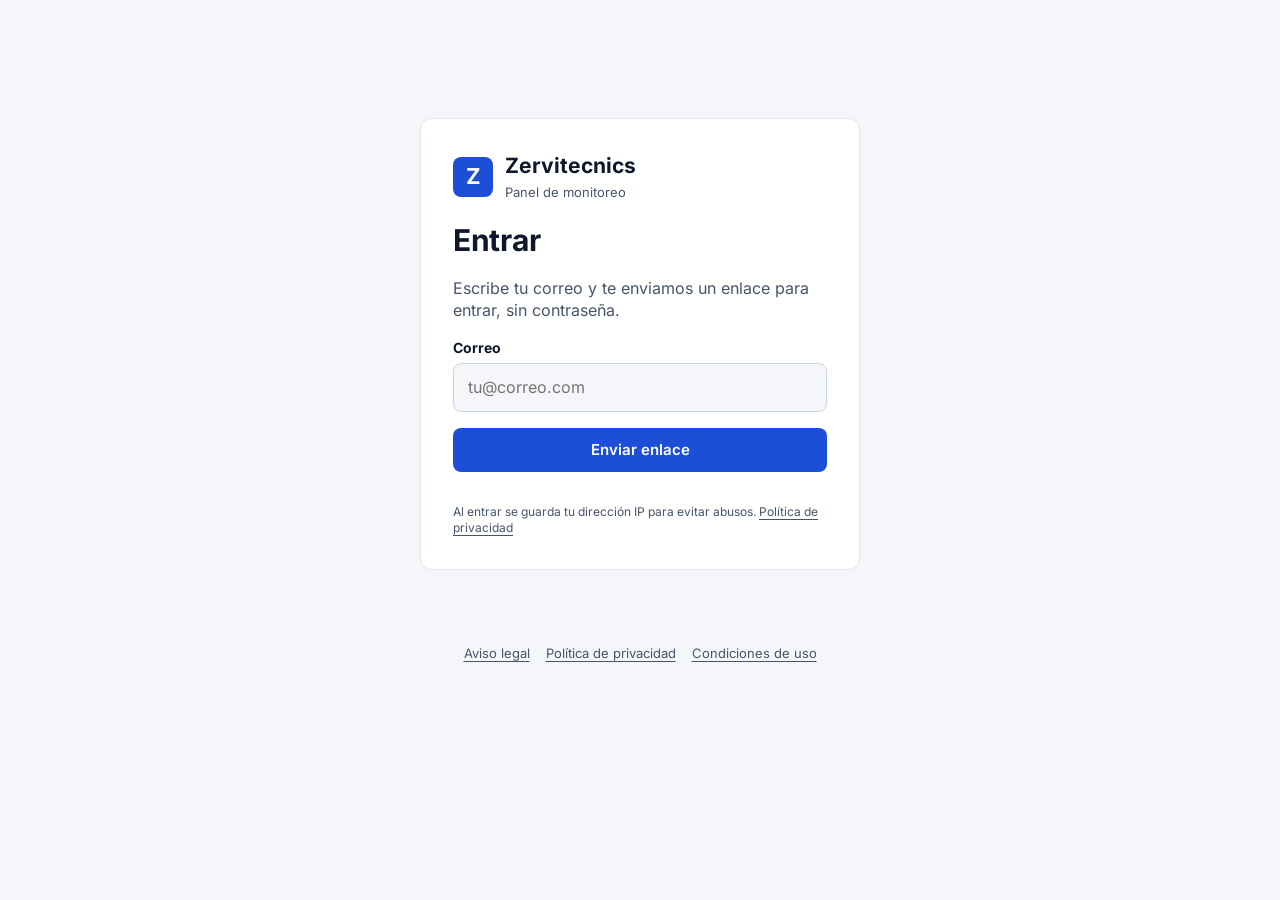
<file: index.html>
<!doctype html>
<html lang="es">
<head>
<meta charset="utf-8">
<meta name="viewport" content="width=device-width, initial-scale=1">
<meta http-equiv="Content-Security-Policy" content="default-src 'self'; script-src 'self'; style-src 'self'; font-src 'self'; connect-src https://eyqyerspaqubfsckugyi.supabase.co; img-src 'self' data:; base-uri 'none'; form-action 'none'">
<meta name="referrer" content="no-referrer">
<meta name="robots" content="noindex">
<meta name="color-scheme" content="light dark">
<title>Panel de monitoreo · Zervitecnics</title>
<link rel="stylesheet" href="styles.css?v=202611142100">
</head>
<body>
<div id="app" class="wrap" aria-live="polite"></div>
<footer class="pie"><a href="legal.html#aviso">Aviso legal</a><a href="legal.html#privacidad">Política de privacidad</a><a href="legal.html#condiciones">Condiciones de uso</a></footer>
<script src="vendor/supabase-2.45.4.js"></script>
<script src="app.js?v=202611142100"></script>
</body>
</html>
</file>
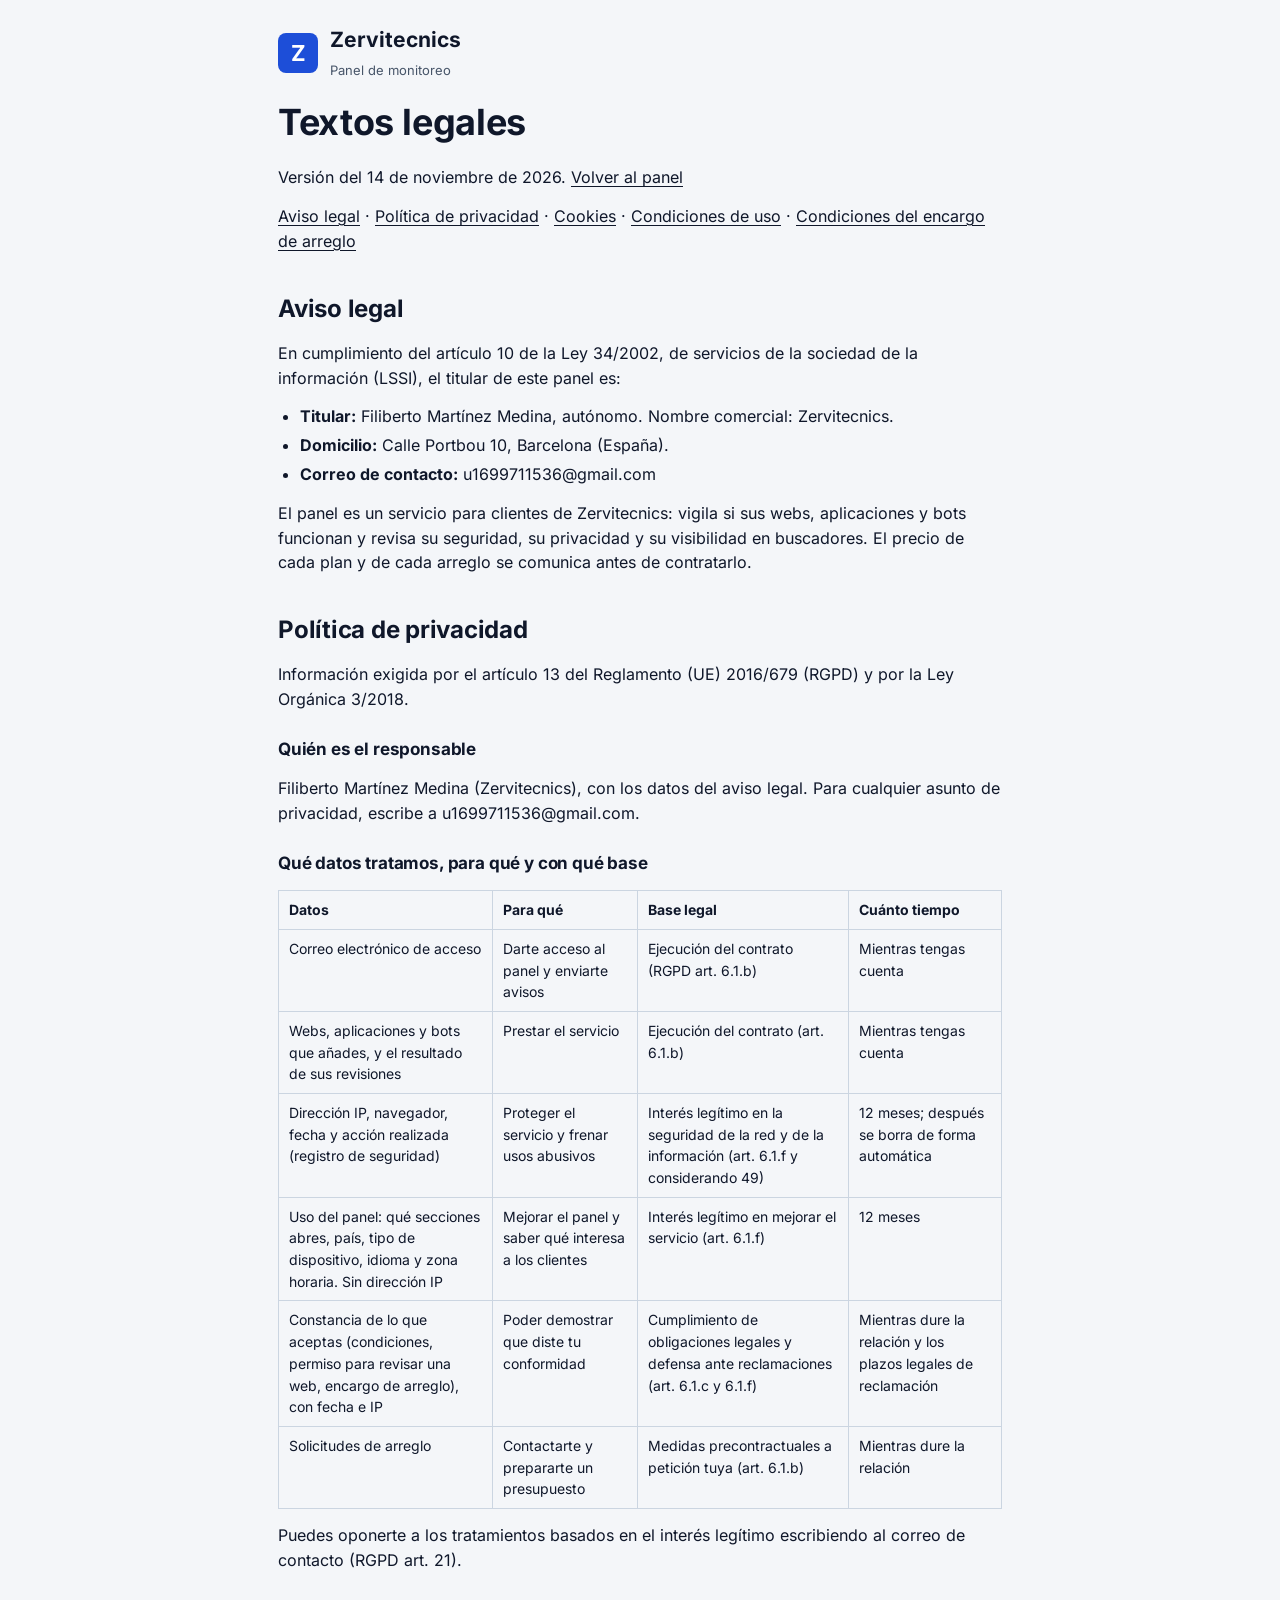
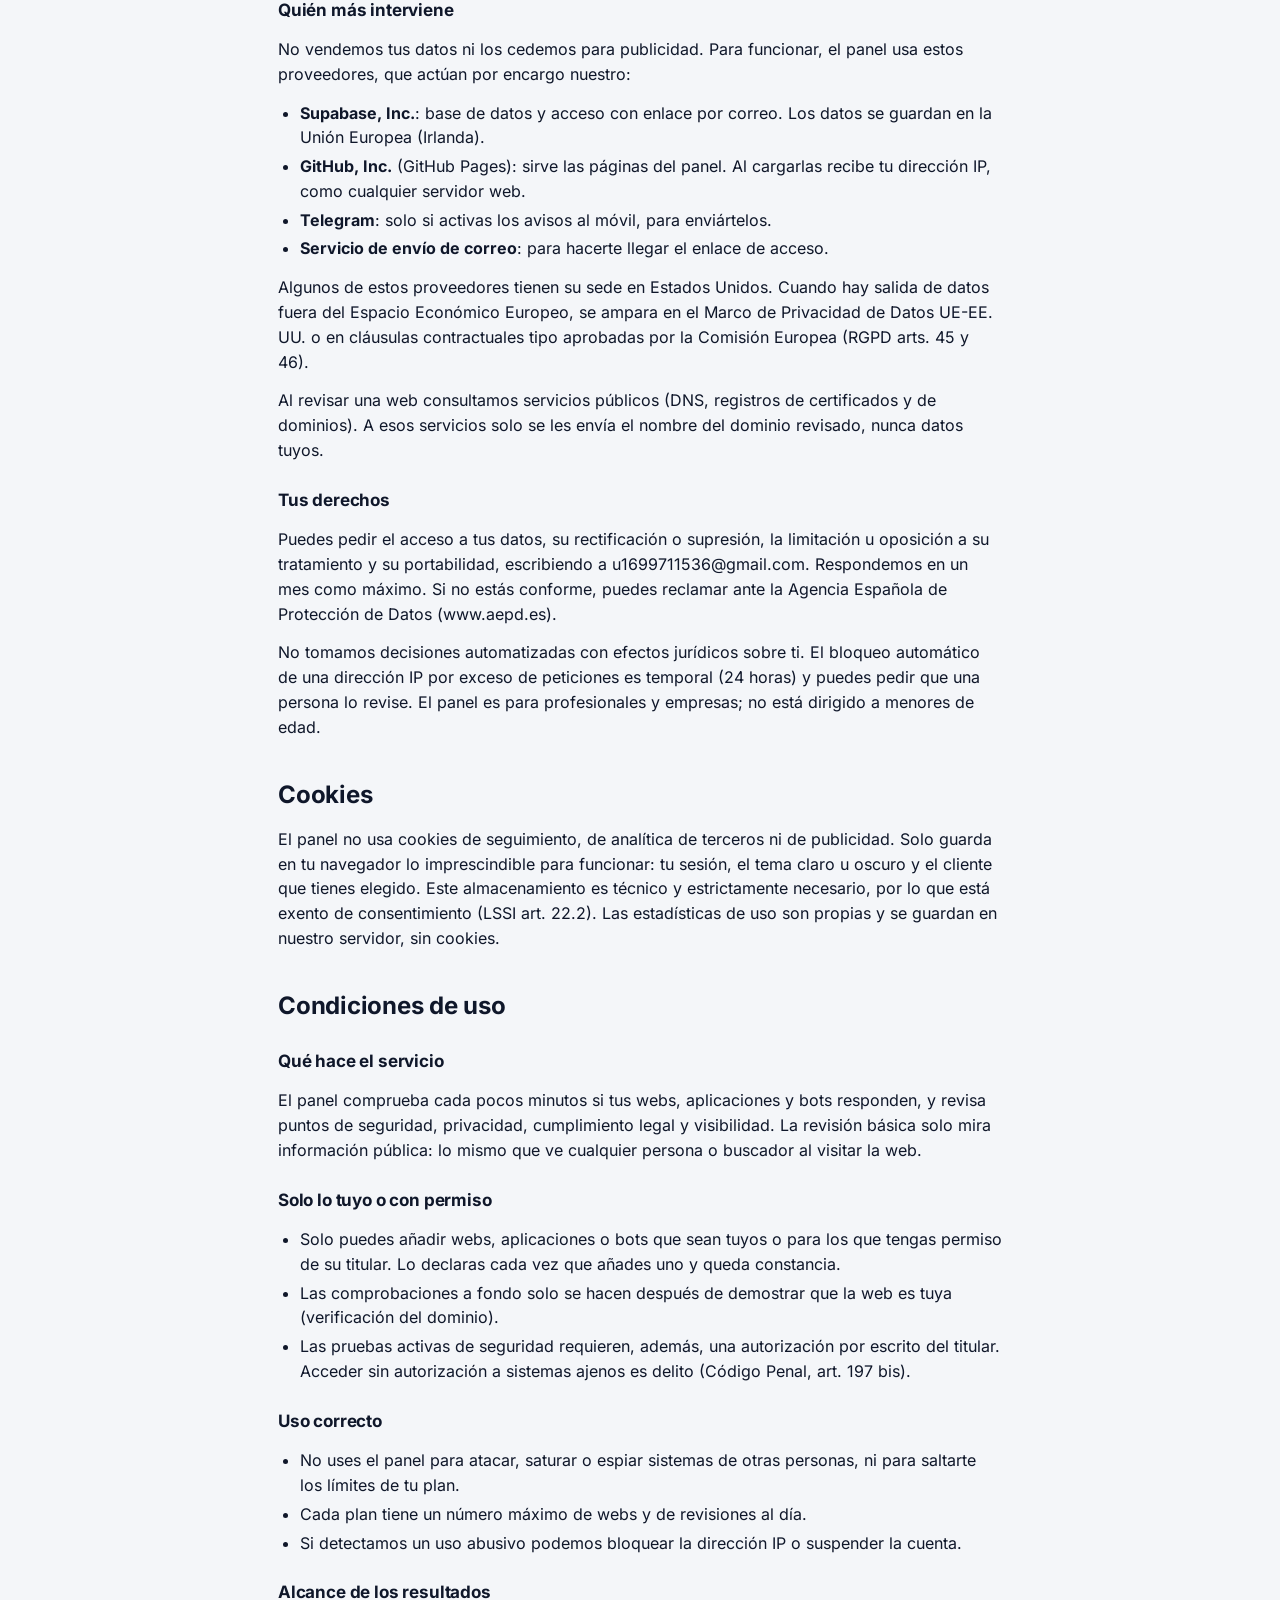
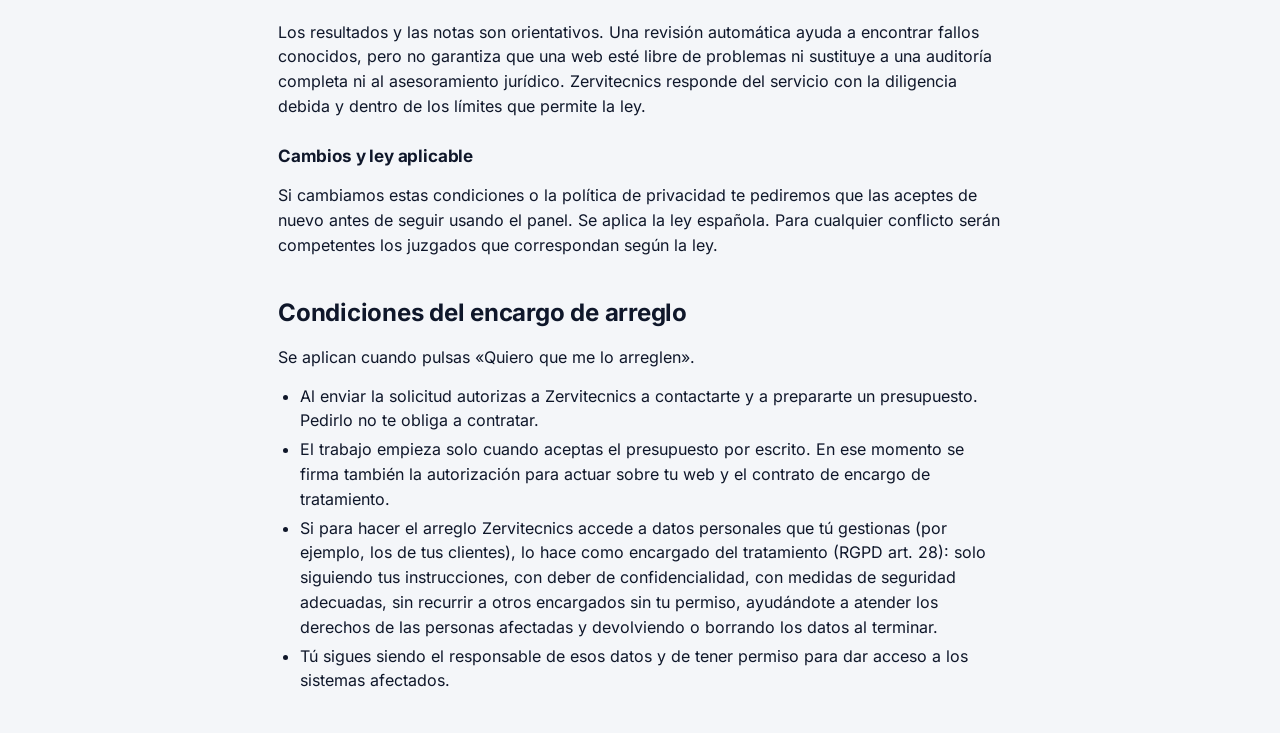
<file: legal.html>
<!doctype html>
<html lang="es">
<head>
<meta charset="utf-8">
<meta name="viewport" content="width=device-width, initial-scale=1">
<meta http-equiv="Content-Security-Policy" content="default-src 'none'; style-src 'self'; font-src 'self'; img-src 'self' data:; base-uri 'none'; form-action 'none'">
<meta name="referrer" content="no-referrer">
<meta name="robots" content="noindex">
<title>Textos legales · Panel de monitoreo · Zervitecnics</title>
<link rel="stylesheet" href="styles.css?v=202611142100">
</head>
<body>
<main class="legal">
<div class="brand"><div class="logo" aria-hidden="true">Z</div><div><b>Zervitecnics</b><span>Panel de monitoreo</span></div></div>
<h1>Textos legales</h1>
<p>Versión del 14 de noviembre de 2026. <a href="./">Volver al panel</a></p>
<p><a href="#aviso">Aviso legal</a> · <a href="#privacidad">Política de privacidad</a> · <a href="#cookies">Cookies</a> · <a href="#condiciones">Condiciones de uso</a> · <a href="#encargo">Condiciones del encargo de arreglo</a></p>

<h2 id="aviso">Aviso legal</h2>
<p>En cumplimiento del artículo 10 de la Ley 34/2002, de servicios de la sociedad de la información (LSSI), el titular de este panel es:</p>
<ul>
<li><b>Titular:</b> Filiberto Martínez Medina, autónomo. Nombre comercial: Zervitecnics.</li>
<li><b>Domicilio:</b> Calle Portbou 10, Barcelona (España).</li>
<li><b>Correo de contacto:</b> u1699711536@gmail.com</li>
</ul>
<p>El panel es un servicio para clientes de Zervitecnics: vigila si sus webs, aplicaciones y bots funcionan y revisa su seguridad, su privacidad y su visibilidad en buscadores. El precio de cada plan y de cada arreglo se comunica antes de contratarlo.</p>

<h2 id="privacidad">Política de privacidad</h2>
<p>Información exigida por el artículo 13 del Reglamento (UE) 2016/679 (RGPD) y por la Ley Orgánica 3/2018.</p>
<h3>Quién es el responsable</h3>
<p>Filiberto Martínez Medina (Zervitecnics), con los datos del aviso legal. Para cualquier asunto de privacidad, escribe a u1699711536@gmail.com.</p>
<h3>Qué datos tratamos, para qué y con qué base</h3>
<div class="tabla"><table>
<thead><tr><th>Datos</th><th>Para qué</th><th>Base legal</th><th>Cuánto tiempo</th></tr></thead>
<tbody>
<tr><td>Correo electrónico de acceso</td><td>Darte acceso al panel y enviarte avisos</td><td>Ejecución del contrato (RGPD art. 6.1.b)</td><td>Mientras tengas cuenta</td></tr>
<tr><td>Webs, aplicaciones y bots que añades, y el resultado de sus revisiones</td><td>Prestar el servicio</td><td>Ejecución del contrato (art. 6.1.b)</td><td>Mientras tengas cuenta</td></tr>
<tr><td>Dirección IP, navegador, fecha y acción realizada (registro de seguridad)</td><td>Proteger el servicio y frenar usos abusivos</td><td>Interés legítimo en la seguridad de la red y de la información (art. 6.1.f y considerando 49)</td><td>12 meses; después se borra de forma automática</td></tr>
<tr><td>Uso del panel: qué secciones abres, país, tipo de dispositivo, idioma y zona horaria. Sin dirección IP</td><td>Mejorar el panel y saber qué interesa a los clientes</td><td>Interés legítimo en mejorar el servicio (art. 6.1.f)</td><td>12 meses</td></tr>
<tr><td>Constancia de lo que aceptas (condiciones, permiso para revisar una web, encargo de arreglo), con fecha e IP</td><td>Poder demostrar que diste tu conformidad</td><td>Cumplimiento de obligaciones legales y defensa ante reclamaciones (art. 6.1.c y 6.1.f)</td><td>Mientras dure la relación y los plazos legales de reclamación</td></tr>
<tr><td>Solicitudes de arreglo</td><td>Contactarte y prepararte un presupuesto</td><td>Medidas precontractuales a petición tuya (art. 6.1.b)</td><td>Mientras dure la relación</td></tr>
</tbody></table></div>
<p>Puedes oponerte a los tratamientos basados en el interés legítimo escribiendo al correo de contacto (RGPD art. 21).</p>
<h3>Quién más interviene</h3>
<p>No vendemos tus datos ni los cedemos para publicidad. Para funcionar, el panel usa estos proveedores, que actúan por encargo nuestro:</p>
<ul>
<li><b>Supabase, Inc.</b>: base de datos y acceso con enlace por correo. Los datos se guardan en la Unión Europea (Irlanda).</li>
<li><b>GitHub, Inc.</b> (GitHub Pages): sirve las páginas del panel. Al cargarlas recibe tu dirección IP, como cualquier servidor web.</li>
<li><b>Telegram</b>: solo si activas los avisos al móvil, para enviártelos.</li>
<li><b>Servicio de envío de correo</b>: para hacerte llegar el enlace de acceso.</li>
</ul>
<p>Algunos de estos proveedores tienen su sede en Estados Unidos. Cuando hay salida de datos fuera del Espacio Económico Europeo, se ampara en el Marco de Privacidad de Datos UE-EE. UU. o en cláusulas contractuales tipo aprobadas por la Comisión Europea (RGPD arts. 45 y 46).</p>
<p>Al revisar una web consultamos servicios públicos (DNS, registros de certificados y de dominios). A esos servicios solo se les envía el nombre del dominio revisado, nunca datos tuyos.</p>
<h3>Tus derechos</h3>
<p>Puedes pedir el acceso a tus datos, su rectificación o supresión, la limitación u oposición a su tratamiento y su portabilidad, escribiendo a u1699711536@gmail.com. Respondemos en un mes como máximo. Si no estás conforme, puedes reclamar ante la Agencia Española de Protección de Datos (www.aepd.es).</p>
<p>No tomamos decisiones automatizadas con efectos jurídicos sobre ti. El bloqueo automático de una dirección IP por exceso de peticiones es temporal (24 horas) y puedes pedir que una persona lo revise. El panel es para profesionales y empresas; no está dirigido a menores de edad.</p>

<h2 id="cookies">Cookies</h2>
<p>El panel no usa cookies de seguimiento, de analítica de terceros ni de publicidad. Solo guarda en tu navegador lo imprescindible para funcionar: tu sesión, el tema claro u oscuro y el cliente que tienes elegido. Este almacenamiento es técnico y estrictamente necesario, por lo que está exento de consentimiento (LSSI art. 22.2). Las estadísticas de uso son propias y se guardan en nuestro servidor, sin cookies.</p>

<h2 id="condiciones">Condiciones de uso</h2>
<h3>Qué hace el servicio</h3>
<p>El panel comprueba cada pocos minutos si tus webs, aplicaciones y bots responden, y revisa puntos de seguridad, privacidad, cumplimiento legal y visibilidad. La revisión básica solo mira información pública: lo mismo que ve cualquier persona o buscador al visitar la web.</p>
<h3>Solo lo tuyo o con permiso</h3>
<ul>
<li>Solo puedes añadir webs, aplicaciones o bots que sean tuyos o para los que tengas permiso de su titular. Lo declaras cada vez que añades uno y queda constancia.</li>
<li>Las comprobaciones a fondo solo se hacen después de demostrar que la web es tuya (verificación del dominio).</li>
<li>Las pruebas activas de seguridad requieren, además, una autorización por escrito del titular. Acceder sin autorización a sistemas ajenos es delito (Código Penal, art. 197 bis).</li>
</ul>
<h3>Uso correcto</h3>
<ul>
<li>No uses el panel para atacar, saturar o espiar sistemas de otras personas, ni para saltarte los límites de tu plan.</li>
<li>Cada plan tiene un número máximo de webs y de revisiones al día.</li>
<li>Si detectamos un uso abusivo podemos bloquear la dirección IP o suspender la cuenta.</li>
</ul>
<h3>Alcance de los resultados</h3>
<p>Los resultados y las notas son orientativos. Una revisión automática ayuda a encontrar fallos conocidos, pero no garantiza que una web esté libre de problemas ni sustituye a una auditoría completa ni al asesoramiento jurídico. Zervitecnics responde del servicio con la diligencia debida y dentro de los límites que permite la ley.</p>
<h3>Cambios y ley aplicable</h3>
<p>Si cambiamos estas condiciones o la política de privacidad te pediremos que las aceptes de nuevo antes de seguir usando el panel. Se aplica la ley española. Para cualquier conflicto serán competentes los juzgados que correspondan según la ley.</p>

<h2 id="encargo">Condiciones del encargo de arreglo</h2>
<p>Se aplican cuando pulsas «Quiero que me lo arreglen».</p>
<ul>
<li>Al enviar la solicitud autorizas a Zervitecnics a contactarte y a prepararte un presupuesto. Pedirlo no te obliga a contratar.</li>
<li>El trabajo empieza solo cuando aceptas el presupuesto por escrito. En ese momento se firma también la autorización para actuar sobre tu web y el contrato de encargo de tratamiento.</li>
<li>Si para hacer el arreglo Zervitecnics accede a datos personales que tú gestionas (por ejemplo, los de tus clientes), lo hace como encargado del tratamiento (RGPD art. 28): solo siguiendo tus instrucciones, con deber de confidencialidad, con medidas de seguridad adecuadas, sin recurrir a otros encargados sin tu permiso, ayudándote a atender los derechos de las personas afectadas y devolviendo o borrando los datos al terminar.</li>
<li>Tú sigues siendo el responsable de esos datos y de tener permiso para dar acceso a los sistemas afectados.</li>
</ul>
</main>
</body>
</html>
</file>
<file: styles.css>
/* Fuente Inter alojada en el propio panel: no se llama a Google ni a nadie. */
@font-face { font-family: 'Inter'; font-weight: 400; font-style: normal; font-display: swap; src: url(fonts/inter-latin-400-normal.woff2) format('woff2'); }
@font-face { font-family: 'Inter'; font-weight: 500; font-style: normal; font-display: swap; src: url(fonts/inter-latin-500-normal.woff2) format('woff2'); }
@font-face { font-family: 'Inter'; font-weight: 600; font-style: normal; font-display: swap; src: url(fonts/inter-latin-600-normal.woff2) format('woff2'); }
@font-face { font-family: 'Inter'; font-weight: 700; font-style: normal; font-display: swap; src: url(fonts/inter-latin-700-normal.woff2) format('woff2'); }
:root {
  --bg: #F4F6F9; --text: #0F172A; --muted: #475569; --card: #FFFFFF; --border: #E2E8F0; --pill: #CBD5E1;
  --hero: #1E3A8A; --hero-text: #FFFFFF; --sun: 0.12;
  --alert-bg: #EFF6FF; --alert-title: #1E3A8A; --alert-text: #1E40AF;
  --ok-bg: #DCFCE7; --ok-fg: #166534; --ok-line: #16A34A;
  --slow-bg: #FEF3C7; --slow-fg: #92400E; --slow-line: #D97706;
  --down-bg: #FEE2E2; --down-fg: #991B1B; --down-line: #DC2626;
  --none-bg: #E2E8F0; --none-fg: #334155; --none-line: #94A3B8;
  --accent: #1D4ED8; --accent-text: #FFFFFF;
  --dot-down: #DC2626; --dot-slow: #D97706; --dot-ok: #16A34A; --dot-info: #2563EB;
  --menu: #0F172A; --menu-text: #E2E8F0; --menu-act: #1E293B; --menu-muted: #CBD5E1;
}
:root[data-tema="oscuro"] {
  --bg: #0B1220; --text: #F1F5F9; --muted: #CBD5E1; --card: #162033; --border: #26334A; --pill: #3B4A63;
  --hero: #1E3A8A; --hero-text: #FFFFFF; --sun: 0.12;
  --alert-bg: #172554; --alert-title: #BFDBFE; --alert-text: #DBEAFE;
  --ok-bg: #14432A; --ok-fg: #86EFAC; --ok-line: #4ADE80;
  --slow-bg: #4A3410; --slow-fg: #FCD34D; --slow-line: #FBBF24;
  --down-bg: #4C1D1D; --down-fg: #FCA5A5; --down-line: #F87171;
  --none-bg: #26334A; --none-fg: #E2E8F0; --none-line: #94A3B8;
  --accent: #3B82F6; --accent-text: #FFFFFF;
  --dot-down: #F87171; --dot-slow: #FBBF24; --dot-ok: #4ADE80; --dot-info: #60A5FA;
  --menu: #060B16; --menu-text: #E2E8F0; --menu-act: #1E293B; --menu-muted: #CBD5E1;
}
* { box-sizing: border-box; }
html { color-scheme: light; }
:root[data-tema="oscuro"] { color-scheme: dark; }
body { margin: 0; background: var(--bg); color: var(--text); font-family: 'Inter', system-ui, sans-serif; line-height: 1.4; }
button, input, select { font: inherit; color: inherit; }
button { cursor: pointer; }
:focus-visible { outline: 3px solid var(--accent); outline-offset: 2px; }
.wrap { max-width: 1200px; margin: 0 auto; padding: 28px 16px 56px; display: flex; flex-direction: column; gap: 24px; }
@media (min-width: 700px) { .wrap { padding: 28px 32px 56px; } }
h1, h2 { font-family: 'Inter', system-ui, sans-serif; margin: 0; }
h2 { font-size: 26px; }

.top { display: flex; flex-wrap: wrap; align-items: center; justify-content: space-between; gap: 16px; }
.brand { display: flex; align-items: center; gap: 12px; }
.logo { width: 46px; height: 46px; border-radius: 8px; background: var(--accent); color: var(--accent-text); display: flex; align-items: center; justify-content: center; font-family: 'Inter', system-ui, sans-serif; font-weight: 700; font-size: 26px; }
.brand b { font-family: 'Inter', system-ui, sans-serif; font-size: 21px; display: block; }
.brand span { font-size: 13px; color: var(--muted); }
.tabs { display: flex; flex-wrap: wrap; gap: 8px; }
.tab { border: 1px solid var(--pill); border-radius: 999px; padding: 8px 16px; font-size: 15px; font-weight: 500; background: var(--card); }
.tab[aria-pressed="true"] { background: var(--accent); border-color: var(--accent); color: var(--accent-text); font-weight: 700; }
.tools { display: flex; align-items: center; gap: 10px; flex-wrap: wrap; }
.seg { display: flex; border: 1px solid var(--pill); border-radius: 999px; padding: 3px; background: var(--card); }
.seg button { border: 0; background: transparent; border-radius: 999px; padding: 6px 14px; font-size: 14px; font-weight: 700; }
.seg button[aria-pressed="true"] { background: var(--text); color: var(--bg); }
.link { border: 0; background: none; color: var(--muted); font-size: 14px; text-decoration: underline; padding: 6px; }
select.org { border: 1px solid var(--pill); border-radius: 999px; padding: 6px 12px; background: var(--card); }

.hero { position: relative; overflow: hidden; background: var(--hero); color: var(--hero-text); border-radius: 12px; padding: 32px 36px; display: flex; flex-wrap: wrap; gap: 24px; align-items: center; justify-content: space-between; }
.hero svg.sol { position: absolute; right: -50px; top: -70px; opacity: var(--sun); pointer-events: none; }
.hero .txt { position: relative; flex: 1 1 340px; display: flex; flex-direction: column; gap: 10px; }
.hero .fecha { font-size: 13px; font-weight: 700; letter-spacing: .06em; text-transform: uppercase; }
.hero h1 { font-size: clamp(28px, 5vw, 42px); line-height: 1.1; }
.hero p { margin: 0; font-size: 18px; }
.stats { position: relative; display: flex; flex-wrap: wrap; gap: 12px; }
.stat { background: var(--card); color: var(--text); border-radius: 12px; padding: 16px 20px; min-width: 130px; display: flex; flex-direction: column; gap: 2px; }
.stat b { font-family: 'Inter', system-ui, sans-serif; font-size: 30px; }
.stat span { font-size: 13px; color: var(--muted); }

.cols { display: flex; flex-wrap: wrap; gap: 24px; align-items: flex-start; }
.main { flex: 999 1 640px; min-width: 0; display: flex; flex-direction: column; gap: 16px; }
.side { flex: 1 1 320px; min-width: 0; display: flex; flex-direction: column; gap: 16px; }
.head { display: flex; flex-wrap: wrap; align-items: center; justify-content: space-between; gap: 12px; }
.btn { border: 0; border-radius: 999px; padding: 10px 18px; font-size: 15px; font-weight: 700; background: var(--accent); color: var(--accent-text); }
.btn.sec { background: var(--card); color: var(--text); border: 1px solid var(--pill); }
.grid { display: grid; grid-template-columns: repeat(auto-fill, minmax(260px, 1fr)); gap: 16px; }
.card { background: var(--card); border: 1px solid var(--border); border-radius: 12px; padding: 20px; display: flex; flex-direction: column; gap: 14px; min-width: 0; }
.card .row { display: flex; align-items: flex-start; justify-content: space-between; gap: 10px; }
.card .nom { font-weight: 700; font-size: 17px; overflow-wrap: anywhere; }
.card .url { font-size: 13px; color: var(--muted); overflow-wrap: anywhere; }
.chip { flex: none; border-radius: 999px; padding: 5px 12px; font-size: 13px; font-weight: 700; }
.chip.ok { background: var(--ok-bg); color: var(--ok-fg); }
.chip.slow { background: var(--slow-bg); color: var(--slow-fg); }
.chip.down { background: var(--down-bg); color: var(--down-fg); }
.chip.none { background: var(--none-bg); color: var(--none-fg); }
.spark { width: 100%; height: 48px; }
.spark polyline { fill: none; stroke-width: 2.5; stroke-linecap: round; stroke-linejoin: round; vector-effect: non-scaling-stroke; }
.ok .spark polyline, .spark.ok polyline { stroke: var(--ok-line); }
.spark.slow polyline { stroke: var(--slow-line); }
.spark.down polyline { stroke: var(--down-line); }
.spark.none polyline { stroke: var(--none-line); }
.meta { display: flex; justify-content: space-between; gap: 8px; font-size: 14px; color: var(--muted); flex-wrap: wrap; }
.meta b { color: var(--text); }
.quitar { align-self: flex-start; font-size: 13px; }

.ev { background: var(--card); border: 1px solid var(--border); border-radius: 12px; padding: 8px 20px; }
.ev .it { display: flex; gap: 14px; padding: 16px 0; border-bottom: 1px solid var(--border); }
.ev .it:last-child { border-bottom: 0; }
.dot { flex: none; width: 14px; height: 14px; margin-top: 4px; border-radius: 50%; }
.dot.urgente { background: var(--dot-down); }
.dot.normal { background: var(--dot-slow); }
.dot.informativo { background: var(--dot-ok); }
.ev b { font-size: 15px; display: block; }
.ev .d { font-size: 14px; color: var(--muted); }
.ev .t { font-size: 13px; color: var(--muted); }
.aviso { background: var(--alert-bg); border-radius: 12px; padding: 18px 20px; display: flex; flex-direction: column; gap: 6px; }
.aviso b { color: var(--alert-title); font-size: 16px; }
.aviso span { color: var(--alert-text); font-size: 14px; }
.vacio { color: var(--muted); padding: 24px 0; }

.login { max-width: 440px; margin: 10vh auto 0; background: var(--card); border: 1px solid var(--border); border-radius: 12px; padding: 32px; display: flex; flex-direction: column; gap: 16px; }
.login h1 { font-size: 30px; }
.login p { margin: 0; color: var(--muted); }
.campo { display: flex; flex-direction: column; gap: 6px; font-size: 14px; font-weight: 700; }
.campo input, .campo select { border: 1px solid var(--pill); border-radius: 8px; padding: 12px 14px; background: var(--bg); font-weight: 400; font-size: 16px; }
.msg { font-size: 14px; }
.msg.err { color: var(--down-fg); background: var(--down-bg); border-radius: 8px; padding: 10px 12px; }
.msg.okk { color: var(--ok-fg); background: var(--ok-bg); border-radius: 8px; padding: 10px 12px; }

dialog { border: 1px solid var(--border); border-radius: 12px; background: var(--card); color: var(--text); padding: 24px; width: min(440px, calc(100vw - 32px)); }
dialog::backdrop { background: rgba(0,0,0,.5); }
dialog form { display: flex; flex-direction: column; gap: 14px; }
dialog .acciones { display: flex; gap: 10px; justify-content: flex-end; flex-wrap: wrap; }
.sr { position: absolute; width: 1px; height: 1px; overflow: hidden; clip: rect(0 0 0 0); white-space: nowrap; }

.adm-stats { display: grid; grid-template-columns: repeat(auto-fill, minmax(170px, 1fr)); }
.stat.adm b { font-size: 24px; }
.stat.adm.bien { border-left: 6px solid var(--ok-line); }
.stat.adm.mal { border-left: 6px solid var(--down-line); }
.usuarios { display: flex; flex-direction: column; gap: 6px; border-top: 1px solid var(--border); padding-top: 12px; }
.wrap > .main { flex: none; }
.grid.cli { grid-template-columns: repeat(auto-fill, minmax(320px, 1fr)); }

[hidden] { display: none !important; }

.ayuda-grid { grid-template-columns: repeat(auto-fill, minmax(300px, 1fr)); }
.card.ayuda { gap: 10px; }
.card.ayuda h3 { margin: 0; font-family: 'Inter', system-ui, sans-serif; font-size: 20px; }
.card.ayuda p { margin: 0; line-height: 1.5; }
.card.ayuda .meta { display: grid; grid-template-columns: 112px 1fr; gap: 10px; align-items: center; }
.card.ayuda .meta .chip { justify-self: start; }

/* ---------- seguridad: diagnóstico básico ---------- */
.seg-linea { display: flex; align-items: center; gap: 10px; width: 100%; border: 0; border-top: 1px solid var(--border); background: none; color: var(--text); font: inherit; font-size: 14px; padding: 10px 0 0; cursor: pointer; text-align: left; }
.seg-linea > span:first-child { font-weight: 700; }
.seg-linea .seg-mas { margin-left: auto; color: var(--muted); text-decoration: underline; text-underline-offset: 3px; }
.seg-linea:focus-visible { outline: 3px solid var(--accent); outline-offset: 4px; border-radius: 6px; }
dialog.dlg-seg { width: min(620px, calc(100vw - 32px)); max-height: calc(100vh - 32px); }
.dlg-seg .cuerpo { display: flex; flex-direction: column; gap: 14px; }
.seg-cab { display: flex; justify-content: space-between; align-items: flex-start; gap: 14px; }
.seg-cab h2 { margin: 0; font-size: 22px; }
.seg-cab .url { color: var(--muted); font-size: 14px; word-break: break-all; }
.nota { display: flex; flex-direction: column; align-items: center; justify-content: center; min-width: 76px; height: 76px; border-radius: 12px; flex: none; }
.nota b { font-family: 'Inter', system-ui, sans-serif; font-size: 28px; line-height: 1; }
.nota span { font-size: 12px; }
.nota.ok { background: var(--ok-bg); color: var(--ok-fg); }
.nota.slow { background: var(--slow-bg); color: var(--slow-fg); }
.nota.down { background: var(--down-bg); color: var(--down-fg); }
.dlg-seg .resumen { margin: 0; }
.dlg-seg .resumen .t { color: var(--muted); }
.halls { list-style: none; margin: 0; padding: 0; display: flex; flex-direction: column; gap: 8px; }
.hall { border: 1px solid var(--border); border-radius: 8px; padding: 10px 14px; }
.hall.fallo { border-color: var(--pill); }
.hall .row { display: flex; justify-content: space-between; align-items: center; gap: 10px; }
.hall .row b { font-size: 15px; }
.hall p { margin: 6px 0 0; font-size: 14px; color: var(--muted); line-height: 1.45; }
.hall .dato { font-size: 13px; }
.arreglo { margin-top: 8px; background: var(--ok-bg); color: var(--ok-fg); border-radius: 8px; padding: 8px 12px; font-size: 14px; display: flex; flex-direction: column; gap: 2px; }
.arreglo.bloq { background: var(--none-bg); color: var(--none-fg); }
.arreglo.bloq b::before { content: "🔒 "; }
.mejoras { display: flex; flex-direction: column; gap: 8px; }
.mejoras h3 { margin: 6px 0 0; font-family: 'Inter', system-ui, sans-serif; font-size: 18px; }
.mejoras .sub { margin: 0; font-size: 14px; color: var(--muted); }
.letra-chica { margin: 0; font-size: 12px; color: var(--muted); line-height: 1.4; }
.btn:disabled { opacity: .55; cursor: not-allowed; }
.notas { display: flex; gap: 8px; flex: none; }
.notas .nota span { font-size: 11px; }
.grupo { display: flex; flex-direction: column; gap: 8px; }
.grupo-cab { display: flex; align-items: center; justify-content: space-between; gap: 10px; margin-top: 6px; }
.grupo-cab h3 { margin: 0; font-family: 'Inter', system-ui, sans-serif; font-size: 20px; }
.seccion { border: 1px solid var(--border); border-radius: 8px; padding: 4px 12px; }
.seccion > summary { display: flex; align-items: center; gap: 10px; min-height: 44px; cursor: pointer; list-style: none; }
.seccion > summary::-webkit-details-marker { display: none; }
.seccion > summary::before { content: "▸"; color: var(--muted); }
.seccion[open] > summary::before { content: "▾"; }
.seccion .sec-nom { font-weight: 600; flex: 1; }
.seccion .halls { padding-bottom: 10px; }
@media (max-width: 520px) { .seg-cab { flex-direction: column-reverse; } .nota { flex-direction: row; gap: 6px; height: auto; padding: 8px 14px; } .notas { flex-wrap: wrap; } }
.seg-cab h2:focus { outline: none; }
@media (max-width: 520px) { .dlg-seg .acciones { flex-direction: column-reverse; align-items: stretch; } }

/* ---------- legal, verificación y estadísticas ---------- */
a { color: inherit; text-underline-offset: 3px; }
.casilla { display: flex; align-items: flex-start; gap: 10px; font-size: 14px; line-height: 1.45; }
.casilla input { width: 22px; height: 22px; flex: none; margin: 0; accent-color: var(--accent); }
.puntos { margin: 0; padding-left: 20px; display: flex; flex-direction: column; gap: 6px; font-size: 15px; line-height: 1.45; }
.pasos { margin: 0; padding-left: 20px; display: flex; flex-direction: column; gap: 12px; font-size: 14px; line-height: 1.45; }
.codigo { display: block; margin-top: 6px; padding: 8px 10px; border-radius: 10px; background: var(--none-bg); color: var(--none-fg); font-family: ui-monospace, SFMono-Regular, Menlo, monospace; font-size: 13px; overflow-wrap: anywhere; user-select: all; }
.card.barras { gap: 8px; }
.card.barras h3, .card .h3 { margin: 0; font-family: 'Inter', system-ui, sans-serif; font-size: 18px; }
.barra { display: grid; grid-template-columns: minmax(0, 1fr) 90px 34px; gap: 10px; align-items: center; font-size: 14px; }
.barra .bn { overflow: hidden; text-overflow: ellipsis; white-space: nowrap; }
.barra .bt { height: 10px; border-radius: 999px; background: var(--none-bg); overflow: hidden; }
.barra .bt i { display: block; height: 100%; border-radius: 999px; background: var(--dot-info); }
.barra b { text-align: right; }
.dias { display: flex; align-items: flex-end; gap: 3px; height: 70px; }
.dias i { flex: 1; min-width: 2px; border-radius: 3px 3px 0 0; background: var(--dot-info); }
.pie { display: flex; flex-wrap: wrap; gap: 6px 16px; justify-content: center; padding: 18px 16px 28px; font-size: 13px; color: var(--muted); }
.legal { max-width: 760px; margin: 0 auto; padding: 24px 18px 40px; display: flex; flex-direction: column; gap: 14px; line-height: 1.55; }
.legal h1 { font-size: clamp(26px, 5vw, 36px); }
.legal h2 { font-size: 24px; margin-top: 22px; scroll-margin-top: 16px; }
.legal h3 { margin: 10px 0 0; font-size: 17px; }
.legal p, .legal ul { margin: 0; }
.legal ul { padding-left: 22px; display: flex; flex-direction: column; gap: 4px; }
.legal table { border-collapse: collapse; width: 100%; font-size: 14px; }
.legal th, .legal td { border: 1px solid var(--pill); padding: 8px 10px; text-align: left; vertical-align: top; }
.legal .tabla { overflow-x: auto; }

/* ---------- diseño azul con menú lateral (14-nov-2026) ---------- */
h1, h2, h3 { letter-spacing: -0.01em; }
h2 { font-size: 22px; font-weight: 700; }
.btn { border-radius: 8px; min-height: 44px; font-weight: 600; }
.btn.sec { border: 1px solid var(--pill); }
.logo { border-radius: 8px; width: 40px; height: 40px; font-size: 22px; }
.hero h1 { font-size: clamp(24px, 4vw, 32px); font-weight: 700; }
.hero p { font-size: 16px; }
.hero .stat { background: rgba(255,255,255,.12); color: #FFFFFF; border: 0; }
.hero .stat span { color: #DBEAFE; }
.nota b, .stat b { font-weight: 700; }
.card { box-shadow: 0 1px 2px rgba(15,23,42,.04); }
/* La cabecera pasa a ser el menú */
.top { background: var(--menu); color: var(--menu-text); border-radius: 12px; padding: 14px 16px; }
.top .brand b { color: #FFFFFF; font-size: 16px; }
.top .brand span { color: var(--menu-muted); font-size: 12px; }
.top .tab { background: transparent; border: 0; border-radius: 8px; color: var(--menu-text); min-height: 44px; text-align: left; font-size: 14px; }
.top .tab[aria-pressed="true"] { background: var(--menu-act); color: #FFFFFF; font-weight: 600; }
.top .seg { background: transparent; border-color: #334155; border-radius: 8px; }
.top .seg button { color: var(--menu-text); border-radius: 6px; font-weight: 600; min-height: 36px; }
.top .seg button[aria-pressed="true"] { background: var(--accent); color: #FFFFFF; }
.top .link { color: var(--menu-muted); min-height: 44px; }
.top select.org { background: var(--menu-act); color: #FFFFFF; border-color: #334155; border-radius: 8px; min-height: 40px; }
.top :focus-visible { outline-color: #93C5FD; }
@media (min-width: 960px) {
  .wrap:has(> .top) { max-width: none; margin: 0; padding: 32px 32px 56px 272px; }
  .top { position: fixed; inset: 0 auto 0 0; width: 240px; border-radius: 0; padding: 24px 16px; flex-direction: column; flex-wrap: nowrap; align-items: stretch; justify-content: flex-start; gap: 20px; overflow-y: auto; }
  .top .brand { padding: 0 8px; }
  .top .tabs { flex-direction: column; flex-wrap: nowrap; gap: 4px; }
  .top .tab { width: 100%; padding: 0 12px; }
  .top .tools { flex-direction: column; align-items: stretch; margin-top: auto; gap: 10px; }
  .top .seg { display: grid; grid-auto-flow: column; grid-auto-columns: 1fr; }
  .top .link { text-align: left; padding: 0 12px; text-decoration: none; }
  .top .link:hover { color: #FFFFFF; }
  body:has(.wrap > .top) .pie { padding-left: 256px; }
}
.seg-linea { flex-wrap: wrap; row-gap: 6px; }
.seg-linea .seg-mas { white-space: nowrap; }
</file>
